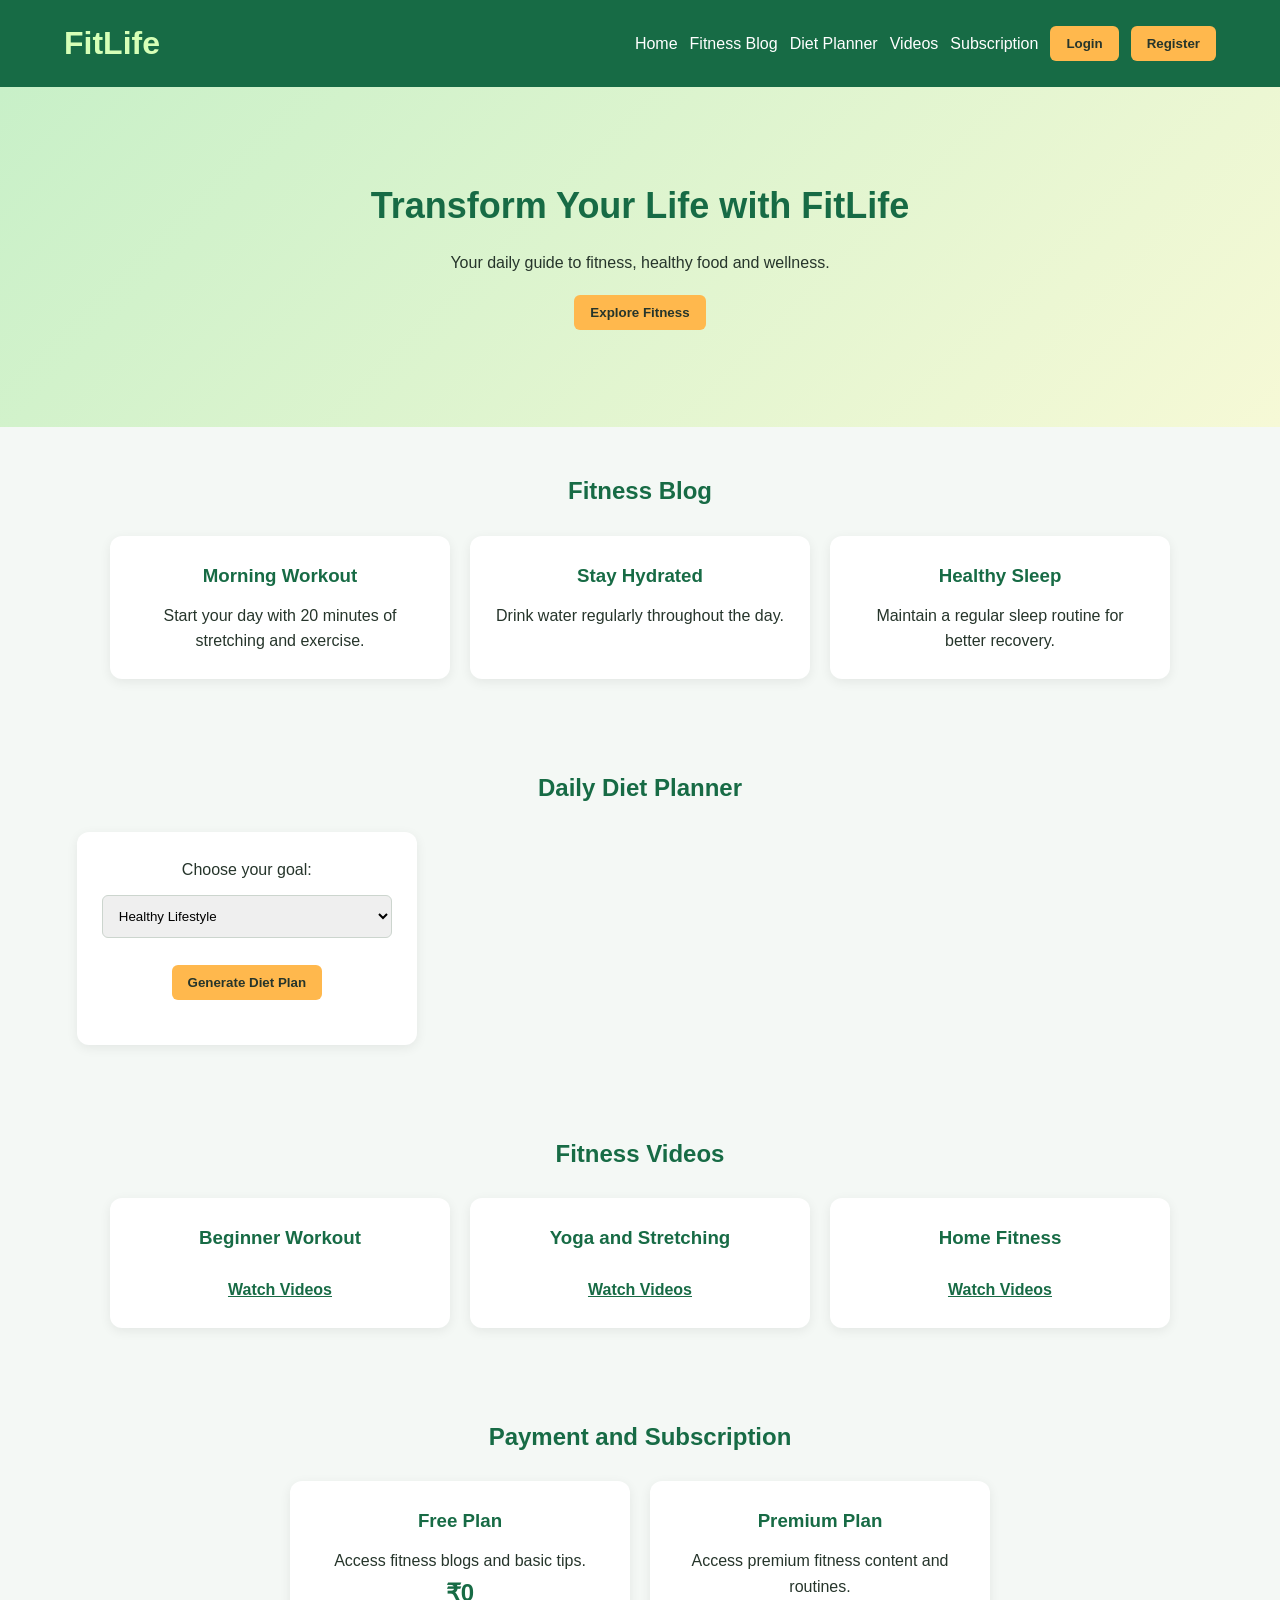
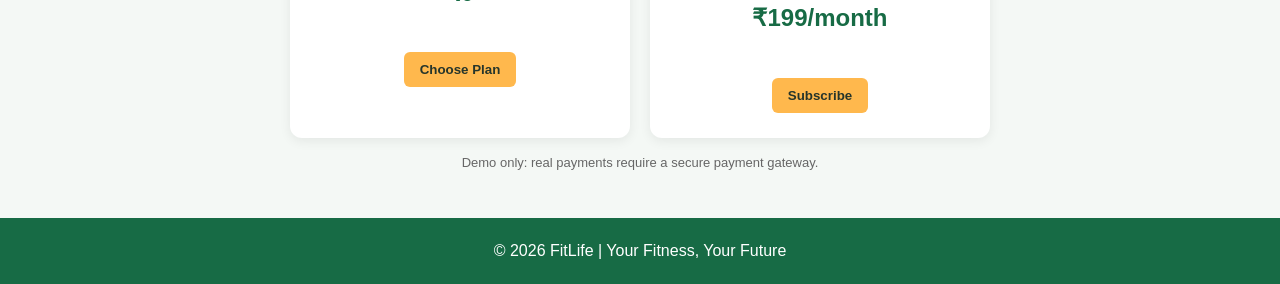
<file: FitnessWebsite/index.html>
<!DOCTYPE html>
<html lang="en">
<head>
    <meta charset="UTF-8">
    <meta name="viewport" content="width=device-width, initial-scale=1.0">
    <title>FitLife - Fitness and Wellness</title>
    <link rel="stylesheet" href="style.css">
</head>
<body>

<header>
    <h1>FitLife</h1>
    <nav>
        <a href="#home">Home</a>
        <a href="#blog">Fitness Blog</a>
        <a href="#diet">Diet Planner</a>
        <a href="#videos">Videos</a>
        <a href="#subscription">Subscription</a>
        <button onclick="showLogin()">Login</button>
        <button onclick="showRegister()">Register</button>
    </nav>
</header>

<section id="home" class="hero">
    <h2>Transform Your Life with FitLife</h2>
    <p>Your daily guide to fitness, healthy food and wellness.</p>
    <button onclick="document.getElementById('blog').scrollIntoView()">
        Explore Fitness
    </button>
</section>

<section id="blog">
    <h2>Fitness Blog</h2>
    <div class="cards">
        <div class="card">
            <h3>Morning Workout</h3>
            <p>Start your day with 20 minutes of stretching and exercise.</p>
        </div>
        <div class="card">
            <h3>Stay Hydrated</h3>
            <p>Drink water regularly throughout the day.</p>
        </div>
        <div class="card">
            <h3>Healthy Sleep</h3>
            <p>Maintain a regular sleep routine for better recovery.</p>
        </div>
    </div>
</section>

<section id="diet">
    <h2>Daily Diet Planner</h2>
    <div class="card">
        <label for="goal">Choose your goal:</label>
        <select id="goal">
            <option value="general">Healthy Lifestyle</option>
            <option value="muscle">Muscle Building</option>
            <option value="energy">More Energy</option>
        </select>
        <button onclick="generateDiet()">Generate Diet Plan</button>
        <div id="dietResult"></div>
    </div>
</section>

<section id="videos">
    <h2>Fitness Videos</h2>
    <div class="cards">
        <div class="card">
            <h3>Beginner Workout</h3>
            <a href="https://www.youtube.com/results?search_query=beginner+workout"
               target="_blank" rel="noopener">Watch Videos</a>
        </div>
        <div class="card">
            <h3>Yoga and Stretching</h3>
            <a href="https://www.youtube.com/results?search_query=yoga+stretching"
               target="_blank" rel="noopener">Watch Videos</a>
        </div>
        <div class="card">
            <h3>Home Fitness</h3>
            <a href="https://www.youtube.com/results?search_query=home+workout"
               target="_blank" rel="noopener">Watch Videos</a>
        </div>
    </div>
</section>

<section id="subscription">
    <h2>Payment and Subscription</h2>
    <div class="cards">
        <div class="card">
            <h3>Free Plan</h3>
            <p>Access fitness blogs and basic tips.</p>
            <h2>₹0</h2>
            <button onclick="subscribe('Free Plan')">Choose Plan</button>
        </div>
        <div class="card">
            <h3>Premium Plan</h3>
            <p>Access premium fitness content and routines.</p>
            <h2>₹199/month</h2>
            <button onclick="subscribe('Premium Plan')">Subscribe</button>
        </div>
    </div>
    <p id="subscriptionResult"></p>
    <p class="note">Demo only: real payments require a secure payment gateway.</p>
</section>

<div id="authModal" class="modal">
    <div class="modal-content">
        <button class="close" onclick="closeModal()">Close</button>
        <h2 id="authTitle">Login</h2>
        <form onsubmit="handleAuth(event)">
            <input type="text" id="username" placeholder="Your name"
                   autocomplete="name" required>
            <input type="email" id="email" placeholder="Email address"
                   autocomplete="email" required>
            <input type="password" id="password" placeholder="Password"
                   autocomplete="current-password" required>
            <button type="submit">Submit</button>
        </form>
        <p id="authMessage"></p>
    </div>
</div>

<footer>
    <p>© 2026 FitLife | Your Fitness, Your Future</p>
</footer>

<script src="script.js"></script>
</body>
</html>
</file>
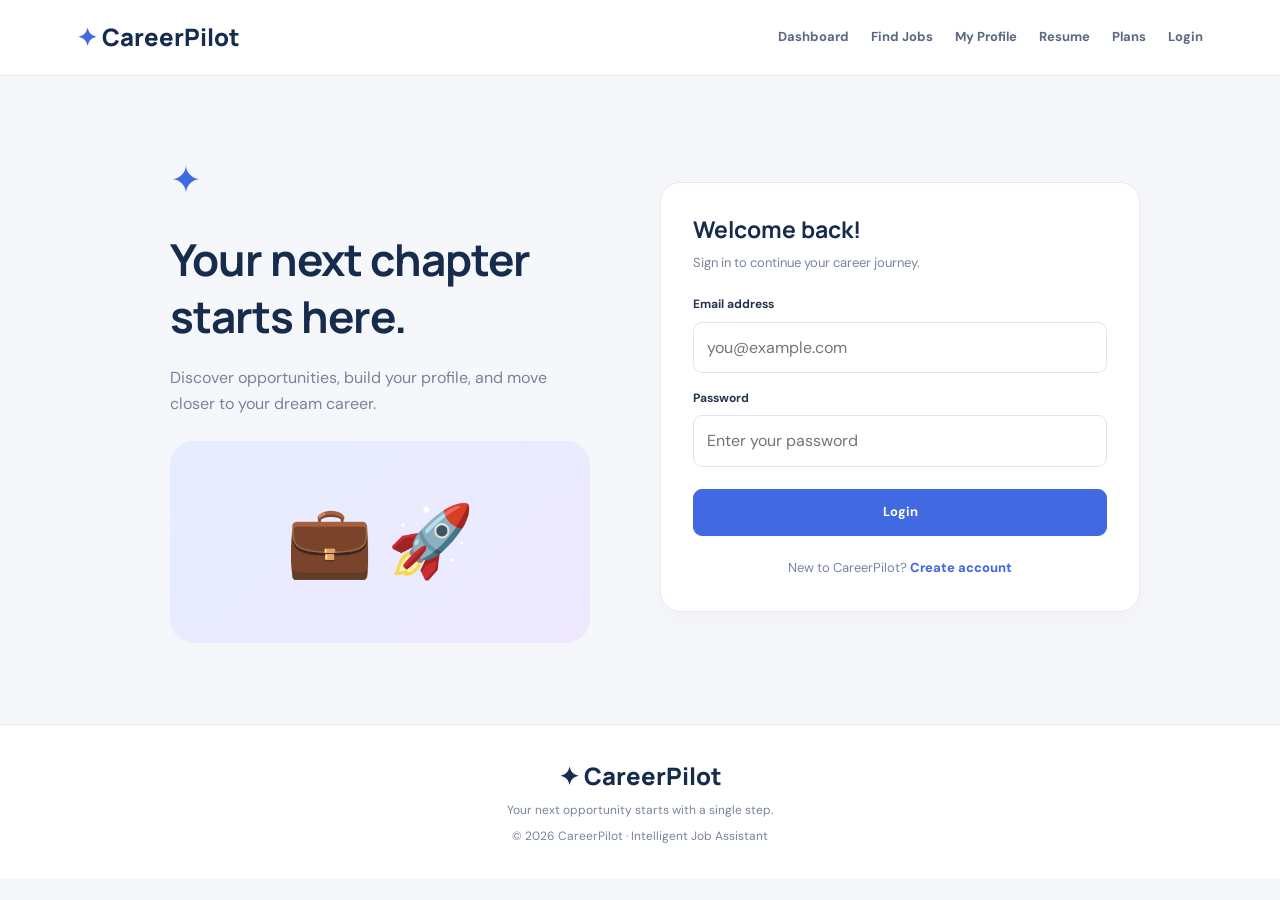
<file: JobAssistant/index.html>
<!DOCTYPE html>
<html lang="en">
<head>
    <meta charset="UTF-8">
    <meta name="viewport" content="width=device-width, initial-scale=1.0">
    <title>CareerPilot - Intelligent Job Assistant</title>
    <link rel="stylesheet" href="style.css">
</head>
<body>

<header class="navbar">
    <a href="#" class="logo" onclick="showPage('dashboard')">
        <span>✦</span> CareerPilot
    </a>

    <nav>
        <a href="#" onclick="showPage('dashboard')">Dashboard</a>
        <a href="#" onclick="showPage('jobs')">Find Jobs</a>
        <a href="#" onclick="showPage('profile')">My Profile</a>
        <a href="#" onclick="showPage('resume')">Resume</a>
        <a href="#" onclick="showPage('subscription')">Plans</a>
        <a href="#" id="authLink" onclick="showPage('login')">Login</a>
    </nav>
</header>

<main>
    <!-- LOGIN -->
    <section id="login" class="page">
        <div class="auth-layout">
            <div class="auth-side">
                <span class="brand-icon">✦</span>
                <h1>Your next chapter starts here.</h1>
                <p>Discover opportunities, build your profile, and move closer to your dream career.</p>
                <div class="auth-illustration">💼 🚀</div>
            </div>

            <div class="auth-card">
                <h2>Welcome back!</h2>
                <p>Sign in to continue your career journey.</p>

                <form id="loginForm">
                    <label>Email address</label>
                    <input id="loginEmail" type="email"
                           placeholder="you@example.com" required>

                    <label>Password</label>
                    <input id="loginPassword" type="password"
                           placeholder="Enter your password"
                           minlength="6" required>

                    <button class="primary full" type="submit">Login</button>
                </form>

                <p id="loginMessage" class="message"></p>
                <p class="center">New to CareerPilot?
                    <a href="#" onclick="showPage('register')">Create account</a>
                </p>
            </div>
        </div>
    </section>

    <!-- REGISTER -->
    <section id="register" class="page">
        <div class="auth-card register-card">
            <span class="brand-icon">✦</span>
            <h2>Create your account</h2>
            <p>Set up your account to start finding the right opportunities.</p>

            <form id="registerForm">
                <label>Full name</label>
                <input id="regName" type="text"
                       placeholder="Enter your full name" required>

                <label>Email address</label>
                <input id="regEmail" type="email"
                       placeholder="you@example.com" required>

                <label>Password</label>
                <input id="regPassword" type="password"
                       minlength="6" placeholder="At least 6 characters" required>

                <label>Choose a subscription</label>
                <select id="regPlan" required>
                    <option value="Free">Free — ₹0/month</option>
                    <option value="Pro">Pro — ₹299/month</option>
                    <option value="Premium">Premium — ₹599/month</option>
                </select>

                <button class="primary full" type="submit">Register</button>
            </form>

            <p id="registerMessage" class="message"></p>
            <p class="center">Already have an account?
                <a href="#" onclick="showPage('login')">Login</a>
            </p>
        </div>
    </section>

    <!-- DASHBOARD -->
    <section id="dashboard" class="page active">
        <div class="dashboard-hero">
            <div>
                <span class="eyebrow">YOUR CAREER, REIMAGINED</span>
                <h1 id="welcomeTitle">Find work that works for you.</h1>
                <p>Discover relevant jobs and take the next step in your career.</p>
                <button class="primary" onclick="showPage('jobs')">
                    Explore Jobs →
                </button>
                <button class="outline" onclick="showPage('profile')">
                    Complete Profile
                </button>
            </div>
            <div class="hero-art">👩‍💻<span>✦</span></div>
        </div>

        <div class="stats-grid">
            <div class="stat-card">
                <span>🔎</span>
                <p>Jobs Available</p>
                <h2 id="jobCount">8</h2>
            </div>
            <div class="stat-card">
                <span>📨</span>
                <p>Applications</p>
                <h2 id="applicationCount">0</h2>
            </div>
            <div class="stat-card">
                <span>📄</span>
                <p>Resume Status</p>
                <h2 id="resumeStatus">Pending</h2>
            </div>
            <div class="stat-card">
                <span>⭐</span>
                <p>Subscription</p>
                <h2 id="planStatus">Free</h2>
            </div>
        </div>

        <div class="section-heading">
            <div>
                <span class="eyebrow">CURATED FOR YOU</span>
                <h2>Recommended jobs</h2>
            </div>
            <a href="#" onclick="showPage('jobs')">View all jobs →</a>
        </div>

        <div id="recommendedJobs" class="job-grid"></div>

        <div class="next-steps">
            <h2>Move your career forward</h2>
            <div class="steps-grid">
                <button onclick="showPage('profile')">
                    <span>01</span>
                    <strong>Personal Details</strong>
                    <small>Tell employers about yourself.</small>
                </button>
                <button onclick="showPage('resume')">
                    <span>02</span>
                    <strong>Upload Resume</strong>
                    <small>Showcase your experience.</small>
                </button>
                <button onclick="showPage('subscription')">
                    <span>03</span>
                    <strong>Choose a Plan</strong>
                    <small>Explore your subscription options.</small>
                </button>
            </div>
        </div>
    </section>

    <!-- PERSONAL DETAILS -->
    <section id="profile" class="page">
        <div class="page-heading">
            <span class="eyebrow">YOUR CAREER IDENTITY</span>
            <h1>Personal Details</h1>
            <p>Build your profile to help match you with relevant opportunities.</p>
        </div>

        <div class="form-card">
            <form id="profileForm">
                <div class="form-grid">
                    <div>
                        <label>Full name</label>
                        <input id="fullName" type="text" required placeholder="Your name">
                    </div>
                    <div>
                        <label>Email address</label>
                        <input id="profileEmail" type="email" required placeholder="you@example.com">
                    </div>
                    <div>
                        <label>Phone number</label>
                        <input id="phone" type="tel" required
                               pattern="[0-9+() -]{7,20}" placeholder="+91 9876543210">
                    </div>
                    <div>
                        <label>Location</label>
                        <input id="location" type="text" placeholder="City, country">
                    </div>
                    <div>
                        <label>Highest education</label>
                        <select id="education">
                            <option value="">Select education</option>
                            <option>High School</option>
                            <option>Diploma</option>
                            <option>Bachelor's Degree</option>
                            <option>Master's Degree</option>
                            <option>Doctorate</option>
                        </select>
                    </div>
                    <div>
                        <label>Experience</label>
                        <select id="experience">
                            <option value="">Select experience</option>
                            <option>Fresher</option>
                            <option>1–2 years</option>
                            <option>3–5 years</option>
                            <option>6–10 years</option>
                            <option>10+ years</option>
                        </select>
                    </div>
                    <div>
                        <label>Preferred job role</label>
                        <input id="preferredRole" type="text"
                               placeholder="e.g. Software Developer">
                    </div>
                    <div>
                        <label>Expected salary (per year)</label>
                        <input id="salary" type="number" min="0"
                               placeholder="e.g. 600000">
                    </div>
                    <div class="wide">
                        <label>Skills</label>
                        <input id="skills" type="text"
                               placeholder="Python, HTML, SQL, Communication">
                    </div>
                    <div class="wide">
                        <label>Professional summary</label>
                        <textarea id="summary" rows="4"
                                  placeholder="Describe your experience, strengths and career goals..."></textarea>
                    </div>
                </div>

                <button class="primary" type="submit">Save Personal Details</button>
                <p id="profileMessage" class="message"></p>
            </form>
        </div>
    </section>

    <!-- RESUME UPLOAD -->
    <section id="resume" class="page">
        <div class="page-heading">
            <span class="eyebrow">MAKE YOUR FIRST IMPRESSION COUNT</span>
            <h1>Resume Upload</h1>
            <p>Upload your resume so you can prepare for job applications.</p>
        </div>

        <div class="resume-card">
            <div class="upload-icon">📄</div>
            <h2>Upload your resume</h2>
            <p>Accepted formats: PDF, DOC and DOCX. Maximum size: 5 MB.</p>

            <label for="resumeFile" class="drop-zone">
                <span>☁️</span>
                <strong>Choose a file from your computer</strong>
                <small>Click here to browse</small>
            </label>

            <input type="file" id="resumeFile"
                   accept=".pdf,.doc,.docx" hidden>

            <div id="fileDetails" class="file-details">
                No file selected
            </div>

            <button id="uploadButton" class="primary" type="button" disabled>
                Confirm Resume
            </button>

            <p id="resumeMessage" class="message"></p>

            <div class="resume-tip">
                <strong>💡 Resume tip</strong>
                <p>Highlight relevant skills, projects, education and measurable achievements.</p>
            </div>
        </div>
    </section>

    <!-- SUBSCRIPTION -->
    <section id="subscription" class="page">
        <div class="page-heading">
            <span class="eyebrow">INVEST IN YOUR NEXT CHAPTER</span>
            <h1>Choose your plan</h1>
            <p>Select the features that fit your job search.</p>
        </div>

        <div class="plans-grid">
            <article class="plan-card">
                <span class="plan-icon">🌱</span>
                <h2>Free</h2>
                <p>Get started with your job search.</p>
                <div class="price">₹0 <small>/ month</small></div>
                <ul>
                    <li>✓ Browse job listings</li>
                    <li>✓ Create your profile</li>
                    <li>✓ Upload your resume</li>
                    <li>✓ Track applications locally</li>
                </ul>
                <button class="outline full" onclick="choosePlan('Free')">
                    Choose Free
                </button>
            </article>

            <article class="plan-card popular">
                <span class="popular-label">POPULAR</span>
                <span class="plan-icon">🚀</span>
                <h2>Pro</h2>
                <p>For focused job seekers.</p>
                <div class="price">₹299 <small>/ month</small></div>
                <ul>
                    <li>✓ Everything in Free</li>
                    <li>✓ Demo job-match insights</li>
                    <li>✓ Interview preparation tips</li>
                    <li>✓ Career progress dashboard</li>
                </ul>
                <button class="primary full" onclick="choosePlan('Pro')">
                    Choose Pro
                </button>
            </article>

            <article class="plan-card">
                <span class="plan-icon">💎</span>
                <h2>Premium</h2>
                <p>For a more guided experience.</p>
                <div class="price">₹599 <small>/ month</small></div>
                <ul>
                    <li>✓ Everything in Pro</li>
                    <li>✓ Advanced demo matching</li>
                    <li>✓ Resume improvement checklist</li>
                    <li>✓ Job-search planning tools</li>
                </ul>
                <button class="outline full" onclick="choosePlan('Premium')">
                    Choose Premium
                </button>
            </article>
        </div>

        <p id="planMessage" class="message center"></p>
        <p class="disclaimer">Demo subscriptions only. No real payment is processed.</p>
    </section>

    <!-- JOB SEARCH -->
    <section id="jobs" class="page">
        <div class="page-heading">
            <span class="eyebrow">YOUR NEXT OPPORTUNITY</span>
            <h1>Find your ideal job</h1>
            <p>Search opportunities by role, location and employment type.</p>
        </div>

        <div class="job-search">
            <input id="jobSearch" type="search"
                   placeholder="Job title or skill..."
                   oninput="renderJobs()">

            <input id="jobLocation" type="search"
                   placeholder="Location..."
                   oninput="renderJobs()">

            <select id="jobType" onchange="renderJobs()">
                <option value="All">All job types</option>
                <option>Full-time</option>
                <option>Part-time</option>
                <option>Internship</option>
                <option>Remote</option>
            </select>
        </div>

        <div class="job-result-heading">
            <h2>Available opportunities</h2>
            <span id="resultsCount"></span>
        </div>

        <div id="allJobs" class="job-grid"></div>
        <p class="disclaimer">These are sample job listings for demonstration, not verified vacancies.</p>
    </section>

    <!-- JOB DETAILS -->
    <section id="jobDetail" class="page">
        <div class="detail-card">
            <button class="outline" onclick="showPage('jobs')">← Back to jobs</button>
            <div id="jobDetailContent"></div>
        </div>
    </section>

    <!-- APPLICATIONS -->
    <section id="applications" class="page">
        <div class="page-heading">
            <span class="eyebrow">YOUR CAREER PROGRESS</span>
            <h1>My Applications</h1>
            <p>Keep track of the sample jobs you have selected.</p>
        </div>
        <div id="applicationList" class="application-list"></div>
    </section>
</main>

<footer>
    <a href="#" class="logo" onclick="showPage('dashboard')">✦ CareerPilot</a>
    <p>Your next opportunity starts with a single step.</p>
    <p>© 2026 CareerPilot · Intelligent Job Assistant</p>
</footer>

<script src="script.js"></script>
</body>
</html>
</file>
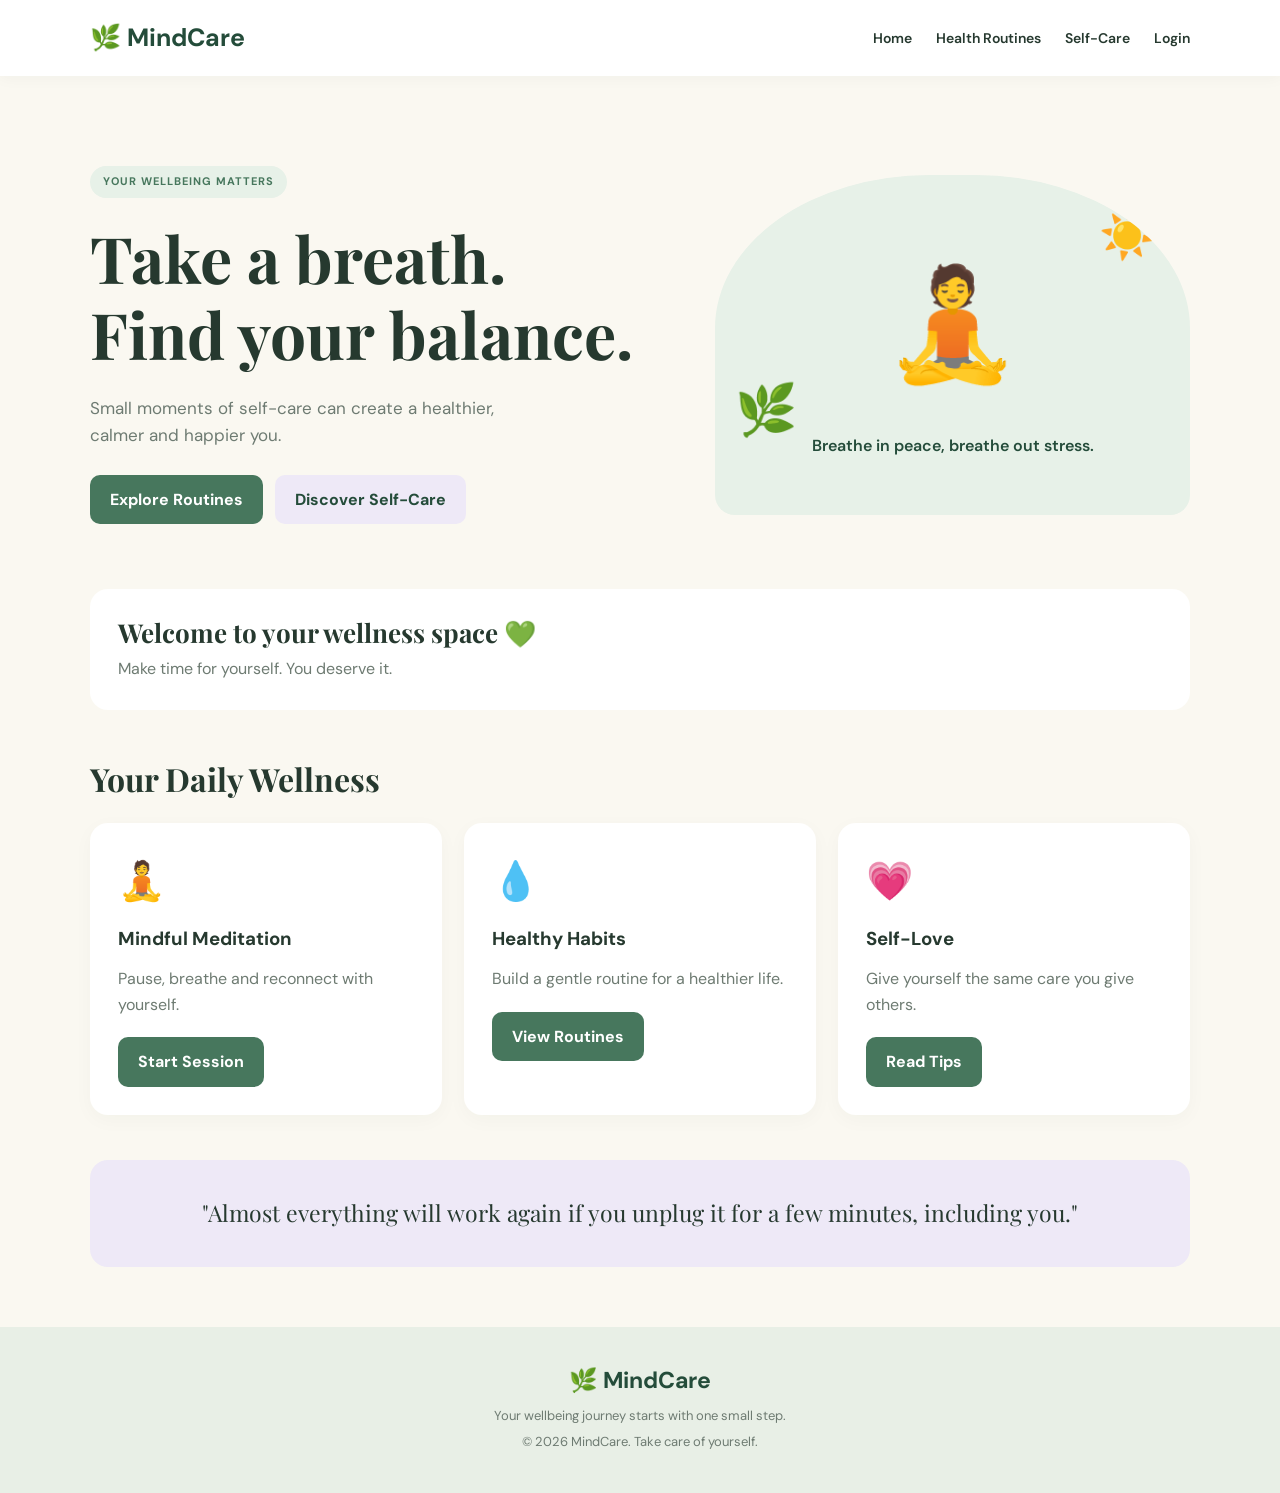
<file: MindCareApp/index.html>
<!DOCTYPE html>
<html lang="en">
<head>
    <meta charset="UTF-8">
    <meta name="viewport" content="width=device-width, initial-scale=1.0">
    <title>MindCare - Health & Self-Care</title>
    <link rel="stylesheet" href="style.css">
</head>
<body>

<header class="navbar">
    <a class="logo" href="#" onclick="showPage('home')">🌿 MindCare</a>
    <nav>
        <a href="#" onclick="showPage('home')">Home</a>
        <a href="#" onclick="showPage('health')">Health Routines</a>
        <a href="#" onclick="showPage('selfcare')">Self-Care</a>
        <a href="#" id="authLink" onclick="showPage('login')">Login</a>
    </nav>
</header>

<main>
    <!-- HOME PAGE -->
    <section id="home" class="page active">
        <div class="hero">
            <div class="hero-text">
                <span class="tag">YOUR WELLBEING MATTERS</span>
                <h1>Take a breath.<br>Find your balance.</h1>
                <p>
                    Small moments of self-care can create a healthier,
                    calmer and happier you.
                </p>
                <button onclick="showPage('health')">Explore Routines</button>
                <button class="secondary" onclick="showPage('selfcare')">
                    Discover Self-Care
                </button>
            </div>
            <div class="hero-art">
                <div class="sun">☀️</div>
                <div class="plant">🌿</div>
                <div class="meditation">🧘</div>
                <p>Breathe in peace, breathe out stress.</p>
            </div>
        </div>

        <div class="welcome">
            <h2 id="welcomeTitle">Welcome to your wellness space 💚</h2>
            <p>Make time for yourself. You deserve it.</p>
        </div>

        <h2 class="section-title">Your Daily Wellness</h2>
        <div class="features">
            <div class="feature">
                <span>🧘</span>
                <h3>Mindful Meditation</h3>
                <p>Pause, breathe and reconnect with yourself.</p>
                <button onclick="startBreathing()">Start Session</button>
            </div>
            <div class="feature">
                <span>💧</span>
                <h3>Healthy Habits</h3>
                <p>Build a gentle routine for a healthier life.</p>
                <button onclick="showPage('health')">View Routines</button>
            </div>
            <div class="feature">
                <span>💗</span>
                <h3>Self-Love</h3>
                <p>Give yourself the same care you give others.</p>
                <button onclick="showPage('selfcare')">Read Tips</button>
            </div>
        </div>

        <div class="quote">
            "Almost everything will work again if you unplug it
            for a few minutes, including you."
        </div>
    </section>

    <!-- LOGIN PAGE -->
    <section id="login" class="page">
        <div class="auth-card">
            <div class="auth-icon">🌱</div>
            <h2>Welcome Back</h2>
            <p>Continue your journey to a healthier you.</p>

            <form id="loginForm">
                <label>Email Address</label>
                <input type="email" id="loginEmail"
                       placeholder="you@example.com" required>

                <label>Password</label>
                <input type="password" id="loginPassword"
                       placeholder="Enter your password"
                       minlength="6" required>

                <button type="submit" class="full-button">Login</button>
            </form>

            <p class="auth-bottom">
                Don't have an account?
                <a href="#" onclick="showPage('register')">Register</a>
            </p>
            <p id="loginMessage" class="message"></p>
        </div>
    </section>

    <!-- REGISTER PAGE -->
    <section id="register" class="page">
        <div class="auth-card">
            <div class="auth-icon">🌼</div>
            <h2>Create Your Account</h2>
            <p>Start putting your wellbeing first.</p>

            <form id="registerForm">
                <label>Full Name</label>
                <input type="text" id="regName"
                       placeholder="Enter your name" required>

                <label>Email Address</label>
                <input type="email" id="regEmail"
                       placeholder="you@example.com" required>

                <label>Password</label>
                <input type="password" id="regPassword"
                       placeholder="At least 6 characters"
                       minlength="6" required>

                <label>Confirm Password</label>
                <input type="password" id="confirmPassword"
                       placeholder="Re-enter password" required>

                <button type="submit" class="full-button">
                    Create Account
                </button>
            </form>

            <p class="auth-bottom">
                Already registered?
                <a href="#" onclick="showPage('login')">Login</a>
            </p>
            <p id="registerMessage" class="message"></p>
        </div>
    </section>

    <!-- HEALTH ROUTINE BLOGS -->
    <section id="health" class="page">
        <div class="page-heading">
            <span class="tag">HEALTHY BODY, CALM MIND</span>
            <h1>Health Routine Blogs</h1>
            <p>Simple habits to support your everyday wellbeing.</p>
        </div>

        <div class="filters">
            <input type="search" id="healthSearch"
                   placeholder="Search health routines..."
                   oninput="renderBlogs('health')">
            <button onclick="filterBlogs('health','All')">All</button>
            <button onclick="filterBlogs('health','Meditation')">
                Meditation
            </button>
            <button onclick="filterBlogs('health','Fitness')">Fitness</button>
            <button onclick="filterBlogs('health','Sleep')">Sleep</button>
        </div>

        <div id="healthBlogs" class="blog-grid"></div>
    </section>

    <!-- SELF-CARE BLOGS -->
    <section id="selfcare" class="page">
        <div class="page-heading">
            <span class="tag">BE KIND TO YOURSELF</span>
            <h1>Self-Care Blogs</h1>
            <p>Discover ways to relax, recharge and feel more balanced.</p>
        </div>

        <div class="filters">
            <input type="search" id="selfSearch"
                   placeholder="Search self-care tips..."
                   oninput="renderBlogs('selfcare')">
            <button onclick="filterBlogs('selfcare','All')">All</button>
            <button onclick="filterBlogs('selfcare','Mindfulness')">
                Mindfulness
            </button>
            <button onclick="filterBlogs('selfcare','Lifestyle')">
                Lifestyle
            </button>
        </div>

        <div id="selfcareBlogs" class="blog-grid"></div>
    </section>

    <!-- BLOG DETAILS -->
    <section id="blogDetail" class="page">
        <div class="detail-card">
            <button class="back-button" onclick="goBack()">← Back to blogs</button>
            <div id="blogContent"></div>
        </div>
    </section>

    <!-- BREATHING EXERCISE -->
    <section id="breathing" class="page">
        <div class="breathing-card">
            <span class="tag">MINDFUL MOMENT</span>
            <h1>Let's Breathe Together</h1>
            <p>Follow the circle. Relax your shoulders and breathe gently.</p>

            <div class="breath-circle" id="breathCircle">
                <span id="breathText">Ready?</span>
            </div>

            <h3 id="breathTimer">60 seconds</h3>
            <p id="breathStatus">Find a comfortable position.</p>
            <button onclick="startBreathing()" id="breathButton">
                Start Breathing
            </button>
            <button class="secondary" onclick="stopBreathing()">Stop</button>
        </div>
    </section>
</main>

<footer>
    <h3>🌿 MindCare</h3>
    <p>Your wellbeing journey starts with one small step.</p>
    <p>© 2026 MindCare. Take care of yourself.</p>
</footer>

<script src="script.js"></script>
</body>
</html>
</file>
<file: FitnessWebsite/style.css>
* {
    box-sizing: border-box;
    margin: 0;
    padding: 0;
}

body {
    font-family: Arial, sans-serif;
    background: #f4f8f5;
    color: #26352b;
    line-height: 1.6;
}

header {
    background: #176b45;
    color: white;
    padding: 18px 5%;
    display: flex;
    justify-content: space-between;
    align-items: center;
    flex-wrap: wrap;
    gap: 15px;
}

header h1 {
    color: #d6ffb7;
}

nav {
    display: flex;
    align-items: center;
    flex-wrap: wrap;
    gap: 12px;
}

nav a {
    color: white;
    text-decoration: none;
}

button {
    background: #ffb84d;
    color: #26352b;
    border: none;
    padding: 10px 16px;
    border-radius: 6px;
    cursor: pointer;
    font-weight: bold;
}

button:hover {
    background: #ffd27f;
}

.hero {
    min-height: 340px;
    padding: 90px 20px;
    text-align: center;
    background: linear-gradient(135deg, #c8f0c8, #f6f9d6);
}

.hero h2 {
    font-size: 36px;
    margin-bottom: 15px;
}

.hero p {
    margin-bottom: 20px;
}

section {
    padding: 45px 6%;
    text-align: center;
}

section h2 {
    margin-bottom: 25px;
    color: #176b45;
}

.cards {
    display: flex;
    justify-content: center;
    flex-wrap: wrap;
    gap: 20px;
}

.card {
    background: white;
    padding: 25px;
    border-radius: 12px;
    box-shadow: 0 3px 12px #00000012;
    flex: 1 1 230px;
    max-width: 340px;
}

.card h3 {
    color: #176b45;
    margin-bottom: 12px;
}

.card button {
    margin-top: 15px;
}

.card a {
    display: inline-block;
    margin-top: 12px;
    color: #176b45;
    font-weight: bold;
}

select, input {
    display: block;
    width: 100%;
    padding: 12px;
    margin: 12px 0;
    border: 1px solid #ccd5ce;
    border-radius: 6px;
}

#dietResult {
    margin-top: 20px;
    white-space: pre-line;
    text-align: left;
}

.note {
    margin-top: 15px;
    font-size: 13px;
    color: #666;
}

.modal {
    display: none;
    position: fixed;
    inset: 0;
    background: #0009;
    justify-content: center;
    align-items: center;
    padding: 20px;
}

.modal-content {
    background: white;
    padding: 30px;
    border-radius: 12px;
    width: 100%;
    max-width: 400px;
}

.close {
    float: right;
    margin-bottom: 15px;
}

footer {
    text-align: center;
    background: #176b45;
    color: white;
    padding: 20px;
}

@media (max-width: 700px) {
    header {
        flex-direction: column;
    }

    nav {
        justify-content: center;
    }

    .hero h2 {
        font-size: 27px;
    }
}
</file>
<file: JobAssistant/style.css>
@import url('https://fonts.googleapis.com/css2?family=DM+Sans:wght@400;500;600;700&family=Manrope:wght@400;500;600;700;800&display=swap');

:root {
    --navy: #172b4d;
    --blue: #4169e1;
    --blue-light: #edf1ff;
    --purple: #7557d9;
    --background: #f6f7fb;
    --white: #ffffff;
    --text: #26334a;
    --muted: #78849a;
    --border: #e4e8f0;
    --green: #21876a;
}

* {
    box-sizing: border-box;
    margin: 0;
    padding: 0;
}

body {
    font-family: 'DM Sans', sans-serif;
    color: var(--text);
    background: var(--background);
    line-height: 1.6;
}

button, input, select, textarea {
    font: inherit;
}

button, a {
    -webkit-tap-highlight-color: transparent;
}

button {
    cursor: pointer;
}

a {
    text-decoration: none;
    color: var(--blue);
}

.navbar {
    min-height: 76px;
    padding: 16px 6%;
    background: var(--white);
    display: flex;
    align-items: center;
    justify-content: space-between;
    gap: 20px;
    position: sticky;
    top: 0;
    z-index: 10;
    border-bottom: 1px solid var(--border);
}

.logo {
    font-size: 24px;
    font-weight: 800;
    font-family: 'Manrope', sans-serif;
    color: var(--navy);
    white-space: nowrap;
}

.logo span, .brand-icon {
    color: var(--blue);
}

nav {
    display: flex;
    align-items: center;
    gap: 22px;
    flex-wrap: wrap;
}

nav a {
    color: #5b6880;
    font-size: 13px;
    font-weight: 700;
}

nav a:hover {
    color: var(--blue);
}

.page {
    display: none;
    min-height: 72vh;
    padding: 44px 7%;
    animation: fadeIn .25s ease;
}

.page.active {
    display: block;
}

@keyframes fadeIn {
    from { opacity: 0; transform: translateY(5px); }
    to { opacity: 1; transform: translateY(0); }
}

h1, h2, h3 {
    font-family: 'Manrope', sans-serif;
    line-height: 1.3;
    color: var(--navy);
}

h1 {
    font-size: clamp(30px, 4vw, 44px);
    letter-spacing: -1px;
}

h2 {
    font-size: 23px;
}

p {
    color: var(--muted);
}

button {
    border-radius: 9px;
    padding: 12px 19px;
    font-weight: 700;
    font-size: 13px;
    transition: .2s;
}

button:hover {
    transform: translateY(-2px);
}

.primary {
    background: var(--blue);
    color: white;
    border: 1px solid var(--blue);
}

.primary:hover {
    background: #3154c5;
}

.outline {
    background: white;
    color: var(--navy);
    border: 1px solid var(--border);
}

.outline:hover {
    border-color: var(--blue);
    color: var(--blue);
}

.full {
    width: 100%;
}

.eyebrow {
    color: var(--blue);
    font-size: 11px;
    letter-spacing: 1.5px;
    font-weight: 800;
}

.dashboard-hero {
    background: linear-gradient(115deg, #eaf0ff, #f1edff);
    border-radius: 23px;
    padding: 45px;
    display: flex;
    align-items: center;
    justify-content: space-between;
    gap: 25px;
    overflow: hidden;
}

.dashboard-hero h1 {
    margin: 14px 0;
    max-width: 580px;
}

.dashboard-hero p {
    margin-bottom: 25px;
    max-width: 480px;
}

.dashboard-hero .outline {
    margin-left: 8px;
}

.hero-art {
    flex-shrink: 0;
    width: 190px;
    height: 190px;
    border-radius: 35px;
    background: #ffffffb5;
    display: grid;
    place-items: center;
    font-size: 83px;
    position: relative;
}

.hero-art span {
    position: absolute;
    right: 18px;
    top: 8px;
    color: var(--purple);
    font-size: 30px;
}

.stats-grid {
    display: grid;
    grid-template-columns: repeat(4, 1fr);
    gap: 18px;
    margin: 28px 0 45px;
}

.stat-card {
    background: white;
    border: 1px solid var(--border);
    border-radius: 15px;
    padding: 22px;
}

.stat-card span {
    font-size: 26px;
}

.stat-card p {
    margin: 12px 0 3px;
    font-size: 13px;
}

.stat-card h2 {
    font-size: 23px;
}

.section-heading, .job-result-heading {
    display: flex;
    justify-content: space-between;
    align-items: center;
    gap: 15px;
    margin-bottom: 20px;
}

.section-heading h2 {
    margin-top: 5px;
}

.section-heading > a {
    font-size: 13px;
    font-weight: 700;
}

.job-grid {
    display: grid;
    grid-template-columns: repeat(2, minmax(0, 1fr));
    gap: 20px;
}

.job-card {
    background: white;
    border: 1px solid var(--border);
    border-radius: 16px;
    padding: 23px;
    transition: .2s;
}

.job-card:hover {
    border-color: #b8c8ff;
    box-shadow: 0 8px 25px #26334a08;
}

.job-top {
    display: flex;
    align-items: flex-start;
    gap: 14px;
}

.company-logo {
    width: 50px;
    height: 50px;
    flex-shrink: 0;
    border-radius: 13px;
    background: var(--blue-light);
    display: grid;
    place-items: center;
    font-size: 24px;
}

.job-title {
    font-size: 17px;
    margin-bottom: 4px;
}

.company-name {
    font-size: 13px;
    font-weight: 600;
}

.match-badge {
    margin-left: auto;
    flex-shrink: 0;
    background: #e5f6ed;
    color: #21805b;
    border-radius: 20px;
    padding: 5px 9px;
    font-size: 11px;
    font-weight: 800;
}

.job-meta {
    display: flex;
    flex-wrap: wrap;
    gap: 9px;
    margin: 18px 0;
}

.job-meta span, .skill-tag {
    background: #f3f5fa;
    color: #657188;
    border-radius: 6px;
    padding: 5px 9px;
    font-size: 11px;
}

.job-description {
    font-size: 13px;
    margin-bottom: 17px;
}

.job-bottom {
    display: flex;
    justify-content: space-between;
    align-items: center;
    gap: 12px;
    border-top: 1px solid var(--border);
    padding-top: 16px;
}

.job-bottom strong {
    color: var(--navy);
    font-size: 14px;
}

.job-bottom button {
    padding: 9px 13px;
}

.next-steps {
    margin-top: 45px;
}

.next-steps h2 {
    margin-bottom: 20px;
}

.steps-grid {
    display: grid;
    grid-template-columns: repeat(3, 1fr);
    gap: 17px;
}

.steps-grid button {
    background: white;
    border: 1px solid var(--border);
    padding: 22px;
    text-align: left;
    display: flex;
    flex-direction: column;
    gap: 8px;
}

.steps-grid span {
    color: var(--blue);
    font-weight: 800;
}

.steps-grid strong {
    color: var(--navy);
    font-size: 15px;
}

.steps-grid small {
    color: var(--muted);
    font-size: 12px;
}

.auth-layout {
    max-width: 1000px;
    margin: 0 auto;
    display: grid;
    grid-template-columns: 1fr 1fr;
    gap: 40px;
    align-items: center;
}

.auth-side {
    padding: 30px;
}

.brand-icon {
    font-size: 38px;
}

.auth-side h1 {
    margin: 20px 0;
}

.auth-illustration {
    background: linear-gradient(140deg, #e6edff, #eee8ff);
    border-radius: 24px;
    text-align: center;
    padding: 45px 20px;
    margin-top: 25px;
    font-size: 70px;
}

.auth-card, .form-card, .resume-card, .detail-card {
    background: white;
    border: 1px solid var(--border);
    border-radius: 20px;
    padding: 32px;
    box-shadow: 0 8px 30px #26334a06;
}

.auth-card h2 {
    margin-bottom: 8px;
}

.auth-card > p {
    font-size: 13px;
    margin-bottom: 22px;
}

.auth-card label, .form-card label {
    display: block;
    font-size: 12px;
    font-weight: 700;
    color: var(--text);
    margin: 16px 0 7px;
}

input, select, textarea {
    width: 100%;
    border: 1px solid #dfe4ee;
    background: white;
    border-radius: 9px;
    padding: 12px 13px;
    outline: none;
    color: var(--text);
}

input:focus, select:focus, textarea:focus {
    border-color: var(--blue);
    box-shadow: 0 0 0 3px #4169e115;
}

.auth-card .full {
    margin-top: 22px;
}

.center {
    text-align: center;
}

.auth-card .center {
    margin: 18px 0 0;
}

.auth-card .center a {
    font-weight: 800;
}

.message {
    font-size: 13px;
    margin-top: 14px;
    font-weight: 600;
}

.page-heading {
    text-align: center;
    margin: 8px 0 35px;
}

.page-heading h1 {
    margin: 12px 0;
}

.page-heading p {
    font-size: 14px;
}

.form-card {
    max-width: 900px;
    margin: auto;
}

.form-grid {
    display: grid;
    grid-template-columns: repeat(2, minmax(0, 1fr));
    column-gap: 22px;
}

.form-grid .wide {
    grid-column: 1 / -1;
}

.form-card button {
    margin-top: 25px;
}

.resume-card {
    max-width: 580px;
    margin: auto;
    text-align: center;
}

.upload-icon {
    font-size: 48px;
    margin-bottom: 15px;
}

.resume-card h2 {
    margin-bottom: 10px;
}

.resume-card > p {
    font-size: 13px;
}

.drop-zone {
    border: 2px dashed #b8c6e8;
    background: #f7f8ff;
    padding: 35px 15px;
    margin: 25px 0 15px;
    border-radius: 14px;
    display: flex;
    flex-direction: column;
    gap: 7px;
    cursor: pointer;
}

.drop-zone:hover {
    border-color: var(--blue);
}

.drop-zone span {
    font-size: 36px;
}

.drop-zone strong {
    color: var(--navy);
    font-size: 14px;
}

.drop-zone small {
    color: var(--muted);
}

.file-details {
    font-size: 13px;
    margin-bottom: 18px;
    overflow-wrap: anywhere;
}

.resume-tip {
    text-align: left;
    margin-top: 28px;
    background: #f4f6ff;
    padding: 17px;
    border-radius: 12px;
    font-size: 13px;
}

.resume-tip p {
    margin-top: 5px;
}

.plans-grid {
    display: grid;
    grid-template-columns: repeat(3, minmax(0, 1fr));
    gap: 20px;
    max-width: 1100px;
    margin: auto;
}

.plan-card {
    position: relative;
    background: white;
    border: 1px solid var(--border);
    border-radius: 19px;
    padding: 28px 24px;
}

.plan-card.popular {
    border: 2px solid var(--blue);
    box-shadow: 0 8px 30px #4169e114;
}

.popular-label {
    position: absolute;
    top: -13px;
    right: 18px;
    background: var(--blue);
    color: white;
    padding: 5px 10px;
    font-size: 10px;
    font-weight: 800;
    border-radius: 15px;
}

.plan-icon {
    font-size: 31px;
}

.plan-card h2 {
    margin: 12px 0 6px;
}

.plan-card > p {
    font-size: 12px;
    min-height: 40px;
}

.price {
    font-family: 'Manrope', sans-serif;
    font-weight: 800;
    font-size: 30px;
    color: var(--navy);
    margin: 20px 0;
}

.price small {
    font-size: 11px;
    color: var(--muted);
    font-weight: 500;
}

.plan-card ul {
    list-style: none;
    min-height: 150px;
    margin-bottom: 20px;
}

.plan-card li {
    font-size: 12px;
    padding: 7px 0;
    color: #58657a;
}

.disclaimer {
    text-align: center;
    margin: 24px 0;
    font-size: 12px;
}

.job-search {
    display: grid;
    grid-template-columns: 1.4fr 1fr 0.8fr;
    gap: 12px;
    padding: 18px;
    background: white;
    border: 1px solid var(--border);
    border-radius: 15px;
    margin-bottom: 32px;
}

.job-result-heading {
    margin-bottom: 20px;
}

.job-result-heading span {
    color: var(--muted);
    font-size: 12px;
}

.detail-card {
    max-width: 800px;
    margin: auto;
}

.detail-card #jobDetailContent {
    padding-top: 25px;
}

.detail-card h2 {
    margin: 15px 0 8px;
}

.detail-card p {
    margin: 12px 0;
    font-size: 14px;
}

.detail-card ul {
    padding-left: 22px;
    margin: 15px 0;
}

.detail-card li {
    margin: 8px 0;
    color: #59667c;
}

.detail-tags {
    display: flex;
    gap: 8px;
    flex-wrap: wrap;
    margin: 20px 0;
}

.application-list {
    display: grid;
    gap: 14px;
    max-width: 850px;
    margin: auto;
}

.application-row {
    background: white;
    border: 1px solid var(--border);
    border-radius: 14px;
    padding: 20px;
    display: flex;
    justify-content: space-between;
    align-items: center;
    gap: 20px;
}

.application-row h3 {
    font-size: 16px;
}

.application-row p {
    font-size: 12px;
}

.status {
    background: #e7f6ed;
    color: var(--green);
    padding: 5px 10px;
    border-radius: 15px;
    font-size: 11px;
    font-weight: 800;
}

footer {
    background: white;
    border-top: 1px solid var(--border);
    text-align: center;
    padding: 32px 15px;
}

footer p {
    font-size: 12px;
    margin-top: 6px;
}

@media (max-width: 1000px) {
    .navbar {
        flex-direction: column;
    }

    nav {
        justify-content: center;
        gap: 14px;
    }

    .plans-grid {
        grid-template-columns: 1fr 1fr;
    }

    .plan-card:last-child {
        grid-column: 1 / -1;
    }
}

@media (max-width: 700px) {
    .page {
        padding: 28px 5%;
    }

    .dashboard-hero {
        padding: 28px;
    }

    .hero-art {
        display: none;
    }

    .stats-grid {
        grid-template-columns: repeat(2, 1fr);
    }

    .job-grid, .steps-grid, .auth-layout,
    .plans-grid, .form-grid {
        grid-template-columns: 1fr;
    }

    .plan-card:last-child {
        grid-column: auto;
    }

    .auth-side {
        padding: 5px;
    }

    .auth-illustration {
        padding: 20px;
        font-size: 45px;
    }

    .form-grid .wide {
        grid-column: auto;
    }

    .job-search {
        grid-template-columns: 1fr;
    }

    .job-bottom {
        align-items: flex-start;
        flex-direction: column;
    }

    .application-row {
        align-items: flex-start;
        flex-direction: column;
    }

    .dashboard-hero .outline {
        margin: 10px 0 0;
    }
}

@media (max-width: 420px) {
    nav {
        gap: 10px;
    }

    nav a {
        font-size: 12px;
    }

    .auth-card, .form-card, .resume-card, .detail-card {
        padding: 22px 17px;
    }

    .stats-grid {
        gap: 10px;
    }

    .stat-card {
        padding: 15px;
    }
}
</file>
<file: MindCareApp/style.css>
@import url('https://fonts.googleapis.com/css2?family=DM+Sans:wght@400;500;600;700&family=Playfair+Display:wght@500;600;700&display=swap');

:root {
    --green: #47775d;
    --dark-green: #244c3a;
    --light-green: #e7f1e8;
    --cream: #faf8f1;
    --lavender: #eee9f7;
    --text: #26392f;
    --muted: #6e7b72;
    --white: #ffffff;
}

* {
    box-sizing: border-box;
    margin: 0;
    padding: 0;
}

body {
    font-family: 'DM Sans', sans-serif;
    background: var(--cream);
    color: var(--text);
    line-height: 1.6;
}

button, input {
    font: inherit;
}

button {
    border: none;
    cursor: pointer;
    border-radius: 10px;
    padding: 12px 20px;
    background: var(--green);
    color: white;
    font-weight: 700;
    transition: 0.2s;
}

button:hover {
    background: var(--dark-green);
    transform: translateY(-2px);
}

a {
    color: var(--green);
    text-decoration: none;
}

.navbar {
    min-height: 76px;
    padding: 18px 7%;
    display: flex;
    justify-content: space-between;
    align-items: center;
    gap: 20px;
    background: white;
    position: sticky;
    top: 0;
    z-index: 10;
    box-shadow: 0 2px 15px #24392f0a;
}

.logo {
    font-size: 25px;
    font-weight: 700;
    color: var(--dark-green);
    white-space: nowrap;
}

nav {
    display: flex;
    align-items: center;
    gap: 24px;
    flex-wrap: wrap;
}

nav a {
    color: var(--text);
    font-size: 14px;
    font-weight: 600;
}

nav a:hover {
    color: var(--green);
}

.page {
    display: none;
    min-height: 70vh;
    padding: 45px 7%;
    animation: appear 0.35s ease;
}

.page.active {
    display: block;
}

@keyframes appear {
    from { opacity: 0; transform: translateY(8px); }
    to { opacity: 1; transform: translateY(0); }
}

.hero {
    display: grid;
    grid-template-columns: 1.1fr 0.9fr;
    gap: 45px;
    align-items: center;
    padding: 45px 0 65px;
}

.tag {
    display: inline-block;
    color: var(--green);
    background: var(--light-green);
    padding: 7px 13px;
    border-radius: 30px;
    font-size: 11px;
    font-weight: 700;
    letter-spacing: 1px;
}

h1, h2 {
    font-family: 'Playfair Display', Georgia, serif;
    line-height: 1.2;
}

.hero h1 {
    font-size: clamp(40px, 5vw, 65px);
    margin: 22px 0;
}

.hero-text > p {
    max-width: 460px;
    color: var(--muted);
    margin-bottom: 25px;
    font-size: 17px;
}

.secondary {
    background: var(--lavender);
    color: var(--dark-green);
    margin-left: 8px;
}

.secondary:hover {
    background: #ddd4ef;
}

.hero-art {
    background: var(--light-green);
    border-radius: 45% 45% 20px 20px;
    min-height: 340px;
    display: flex;
    flex-direction: column;
    justify-content: center;
    align-items: center;
    position: relative;
    overflow: hidden;
}

.meditation {
    font-size: 110px;
    margin: 20px 0 5px;
}

.sun {
    font-size: 45px;
    position: absolute;
    top: 25px;
    right: 35px;
}

.plant {
    font-size: 50px;
    position: absolute;
    left: 20px;
    bottom: 65px;
}

.hero-art p {
    color: var(--dark-green);
    font-weight: 600;
    padding: 15px;
}

.welcome {
    background: white;
    padding: 28px;
    border-radius: 18px;
    margin-bottom: 50px;
}

.welcome h2 {
    font-size: 26px;
    margin-bottom: 8px;
}

.welcome p, .feature p {
    color: var(--muted);
}

.section-title {
    font-size: 32px;
    margin-bottom: 25px;
}

.features {
    display: grid;
    grid-template-columns: repeat(3, 1fr);
    gap: 22px;
}

.feature {
    background: white;
    padding: 28px;
    border-radius: 18px;
    box-shadow: 0 5px 20px #26392f08;
}

.feature > span {
    font-size: 38px;
}

.feature h3 {
    margin: 12px 0;
}

.feature p {
    margin-bottom: 20px;
}

.quote {
    margin: 45px 0 15px;
    padding: 35px;
    text-align: center;
    border-radius: 18px;
    background: var(--lavender);
    font-family: 'Playfair Display', Georgia, serif;
    font-size: 23px;
}

.auth-card {
    max-width: 440px;
    background: white;
    padding: 35px;
    margin: 15px auto;
    border-radius: 22px;
    box-shadow: 0 8px 35px #26392f0d;
}

.auth-card h2 {
    font-size: 32px;
    margin: 12px 0;
}

.auth-card > p {
    color: var(--muted);
    margin-bottom: 22px;
}

.auth-icon {
    font-size: 35px;
}

form label {
    display: block;
    margin: 15px 0 6px;
    font-size: 13px;
    font-weight: 700;
}

input {
    width: 100%;
    padding: 13px 14px;
    border: 1px solid #dce4dc;
    border-radius: 10px;
    background: #fdfdfb;
    outline: none;
    color: var(--text);
}

input:focus {
    border-color: var(--green);
    box-shadow: 0 0 0 3px #47775d15;
}

.full-button {
    width: 100%;
    margin-top: 22px;
}

.auth-bottom {
    text-align: center;
    font-size: 14px;
    margin: 20px 0 0 !important;
}

.auth-bottom a {
    font-weight: 700;
}

.message {
    font-size: 13px;
    text-align: center;
    margin-top: 15px;
}

.page-heading {
    text-align: center;
    padding: 20px 0 35px;
}

.page-heading h1 {
    font-size: clamp(32px, 5vw, 46px);
    margin: 18px 0 10px;
}

.page-heading p {
    color: var(--muted);
}

.filters {
    display: flex;
    gap: 10px;
    flex-wrap: wrap;
    margin-bottom: 30px;
    align-items: center;
}

.filters input {
    flex: 1 1 220px;
}

.filters button {
    padding: 10px 15px;
    font-size: 13px;
}

.blog-grid {
    display: grid;
    grid-template-columns: repeat(3, minmax(0, 1fr));
    gap: 24px;
}

.blog-card {
    background: white;
    border-radius: 17px;
    overflow: hidden;
    box-shadow: 0 5px 20px #26392f09;
    transition: 0.25s;
}

.blog-card:hover {
    transform: translateY(-5px);
}

.blog-cover {
    height: 150px;
    display: grid;
    place-items: center;
    font-size: 65px;
}

.blog-info {
    padding: 22px;
}

.blog-info small {
    color: var(--green);
    font-weight: 700;
}

.blog-info h3 {
    font-size: 20px;
    margin: 10px 0;
}

.blog-info p {
    color: var(--muted);
    font-size: 14px;
    margin-bottom: 18px;
}

.read-link {
    font-weight: 700;
    cursor: pointer;
    background: none;
    border: none;
    color: var(--green);
    padding: 0;
}

.read-link:hover {
    background: none;
    transform: none;
}

.detail-card {
    max-width: 800px;
    background: white;
    border-radius: 20px;
    padding: 35px;
    margin: auto;
}

.back-button {
    margin-bottom: 25px;
}

.detail-cover {
    border-radius: 18px;
    padding: 35px;
    text-align: center;
    font-size: 75px;
    margin-bottom: 25px;
}

.detail-card h1 {
    font-size: 36px;
    margin: 15px 0;
}

.detail-card p {
    color: var(--muted);
    margin: 15px 0;
}

.detail-card h3 {
    margin-top: 25px;
}

.detail-card li {
    margin: 10px 0 10px 22px;
}

.breathing-card {
    max-width: 600px;
    margin: auto;
    text-align: center;
    background: white;
    padding: 40px 25px;
    border-radius: 24px;
}

.breathing-card h1 {
    font-size: 36px;
    margin: 20px 0;
}

.breathing-card p {
    color: var(--muted);
    margin-bottom: 20px;
}

.breath-circle {
    width: 190px;
    height: 190px;
    border-radius: 50%;
    margin: 35px auto;
    display: grid;
    place-items: center;
    background: var(--light-green);
    border: 8px solid #c9dfcc;
    color: var(--dark-green);
    font-size: 23px;
    font-weight: 700;
    transition: transform 4s ease-in-out;
}

.breath-circle.inhale {
    transform: scale(1.18);
}

.breath-circle.exhale {
    transform: scale(0.85);
}

footer {
    text-align: center;
    background: #e8efe6;
    padding: 35px 15px;
    color: var(--muted);
    font-size: 13px;
}

footer h3 {
    color: var(--dark-green);
    font-size: 23px;
    margin-bottom: 8px;
}

footer p {
    margin: 5px;
}

@media (max-width: 900px) {
    .navbar {
        flex-direction: column;
    }

    nav {
        justify-content: center;
        gap: 15px;
    }

    .hero {
        grid-template-columns: 1fr;
    }

    .features, .blog-grid {
        grid-template-columns: repeat(2, minmax(0, 1fr));
    }
}

@media (max-width: 560px) {
    .page {
        padding: 30px 5%;
    }

    .hero {
        padding-top: 20px;
    }

    .hero h1 {
        font-size: 42px;
    }

    .features, .blog-grid {
        grid-template-columns: 1fr;
    }

    .filters button {
        flex: 1;
    }

    .auth-card {
        padding: 25px 20px;
    }

    .quote {
        font-size: 19px;
    }

    .secondary {
        margin: 10px 0 0;
    }
}
</file>
